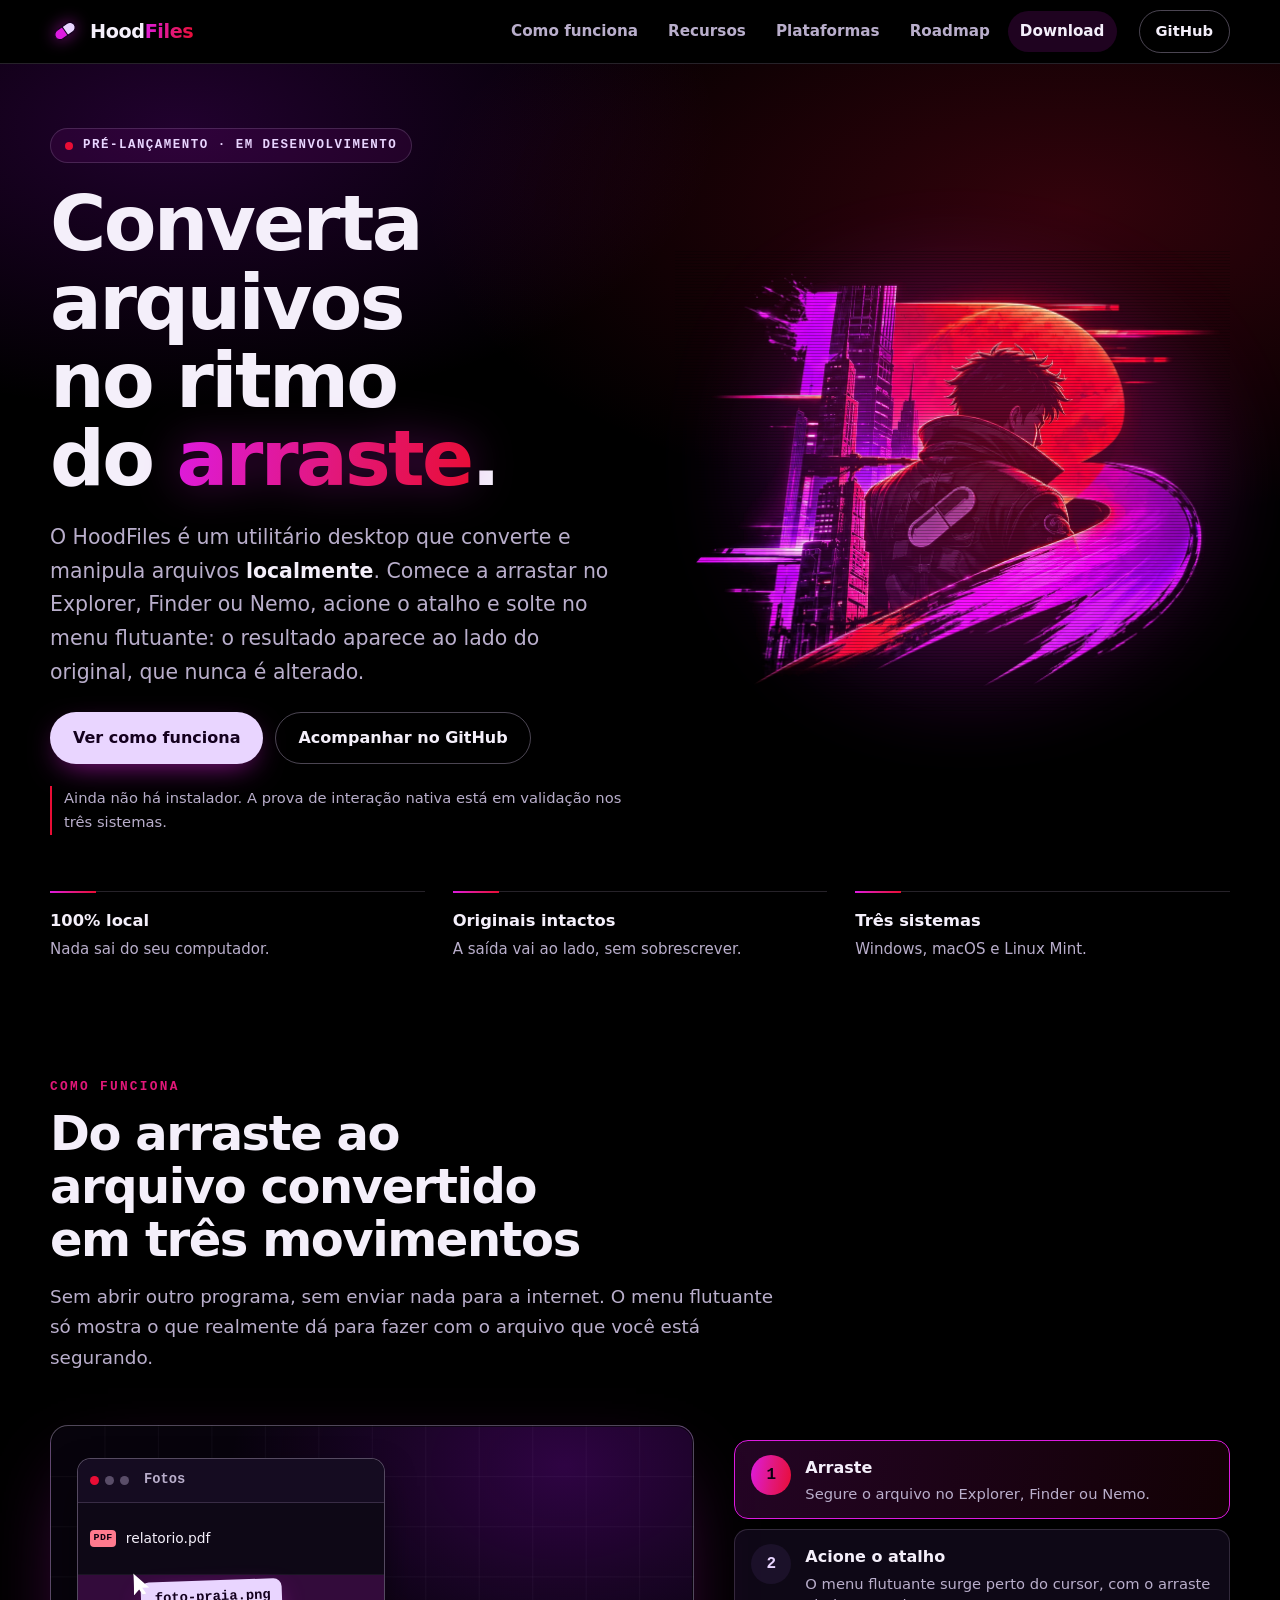
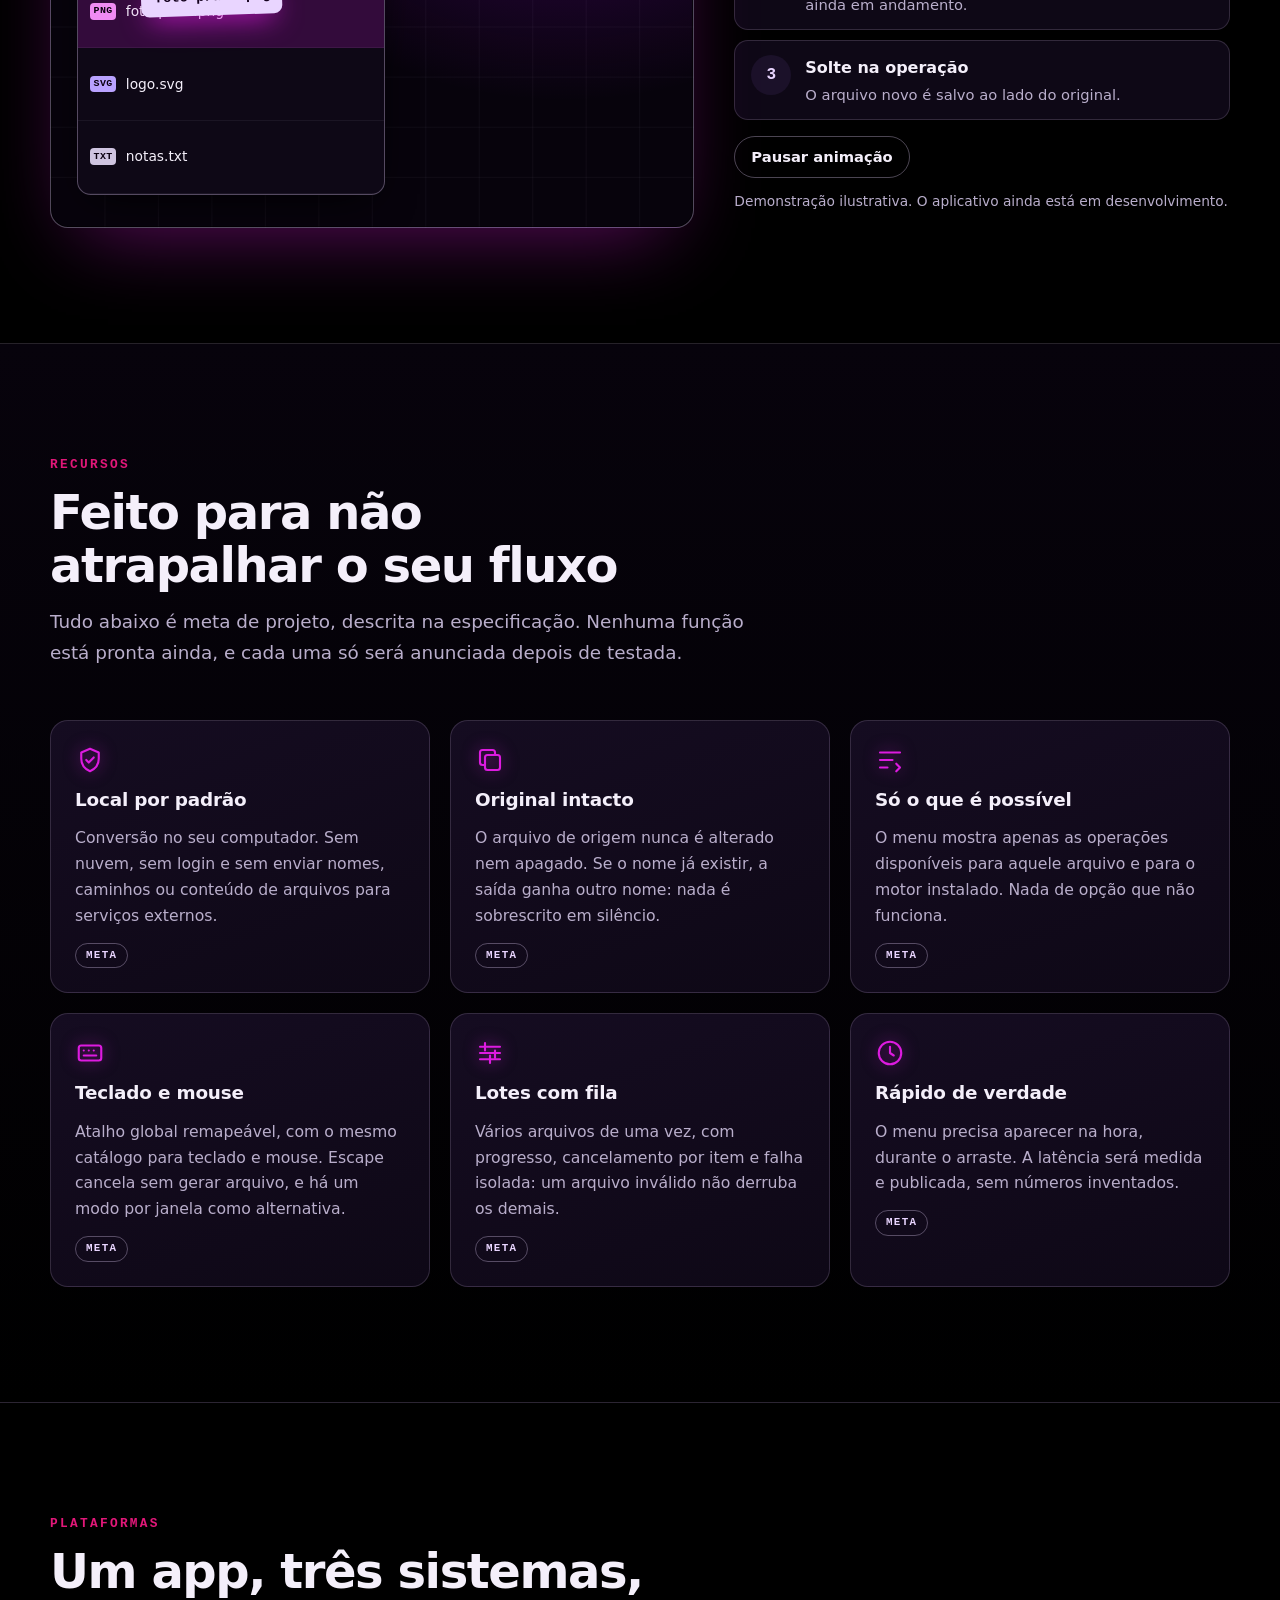
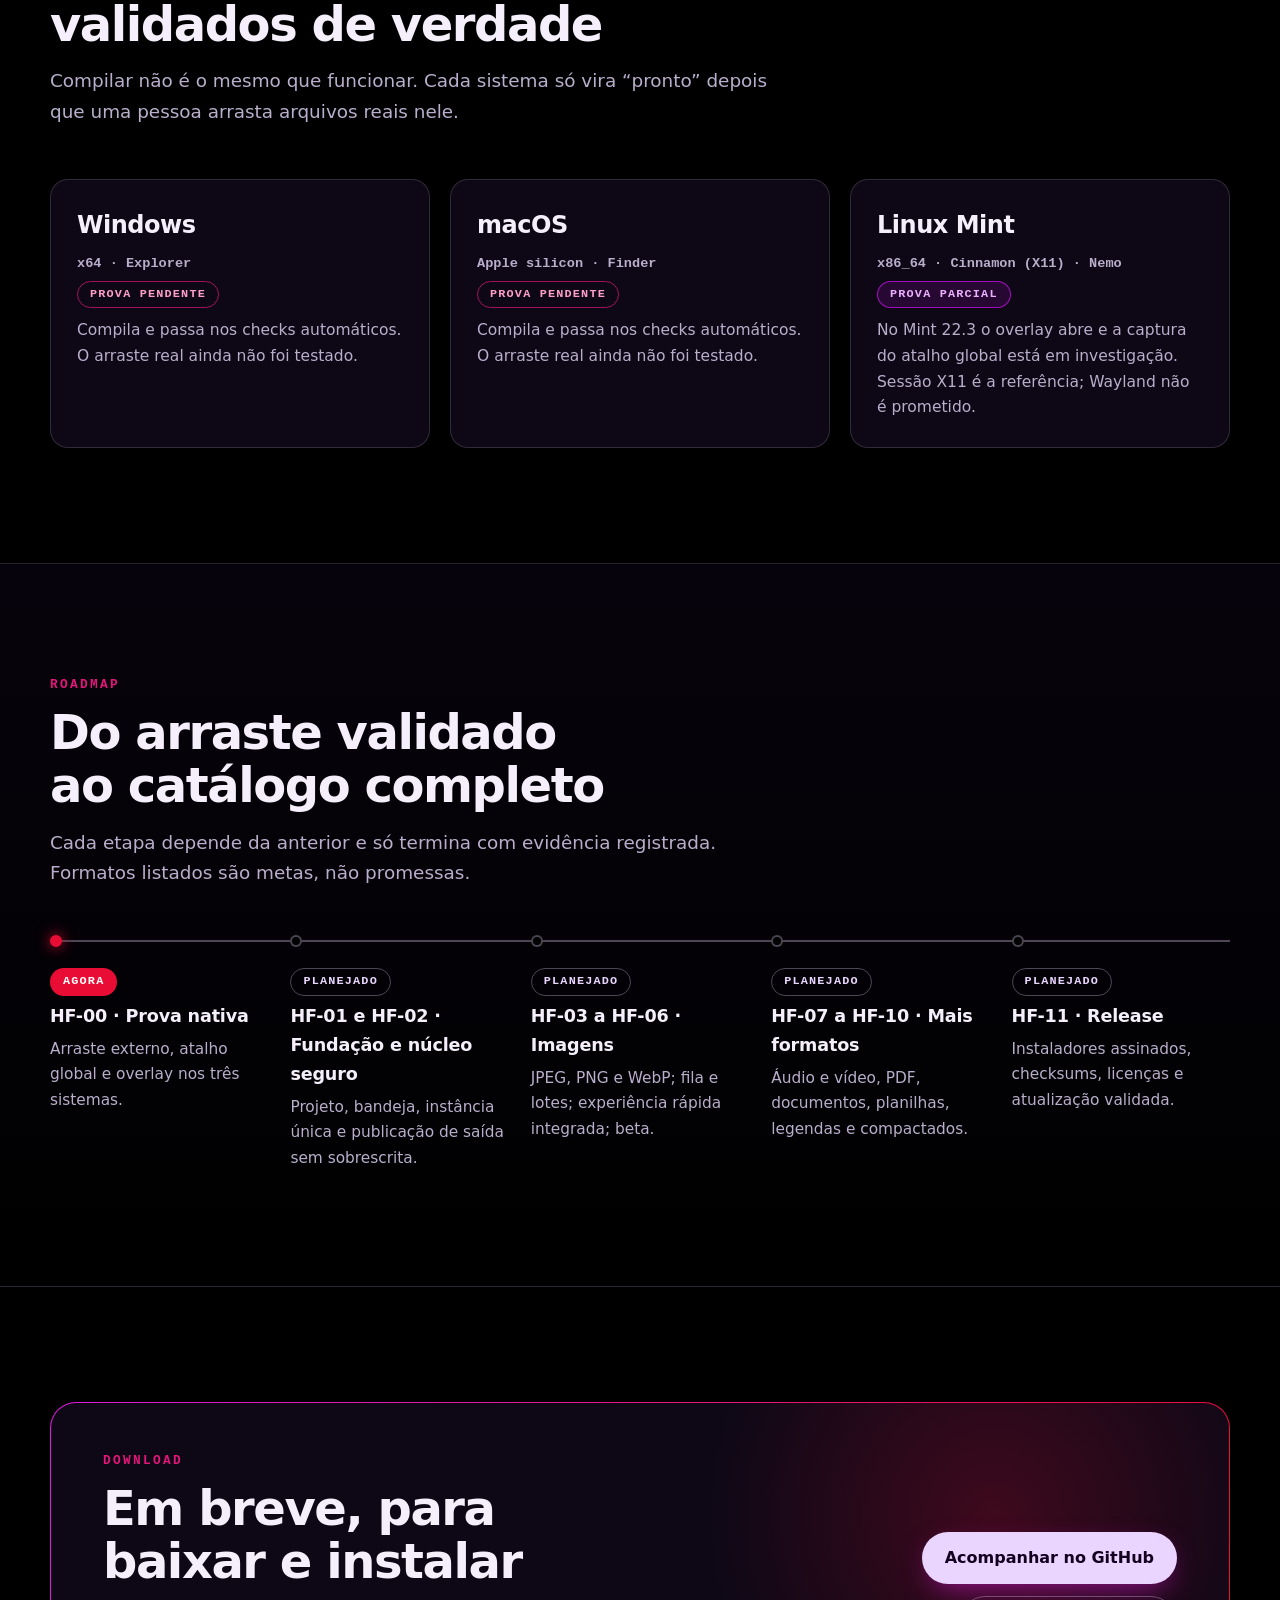
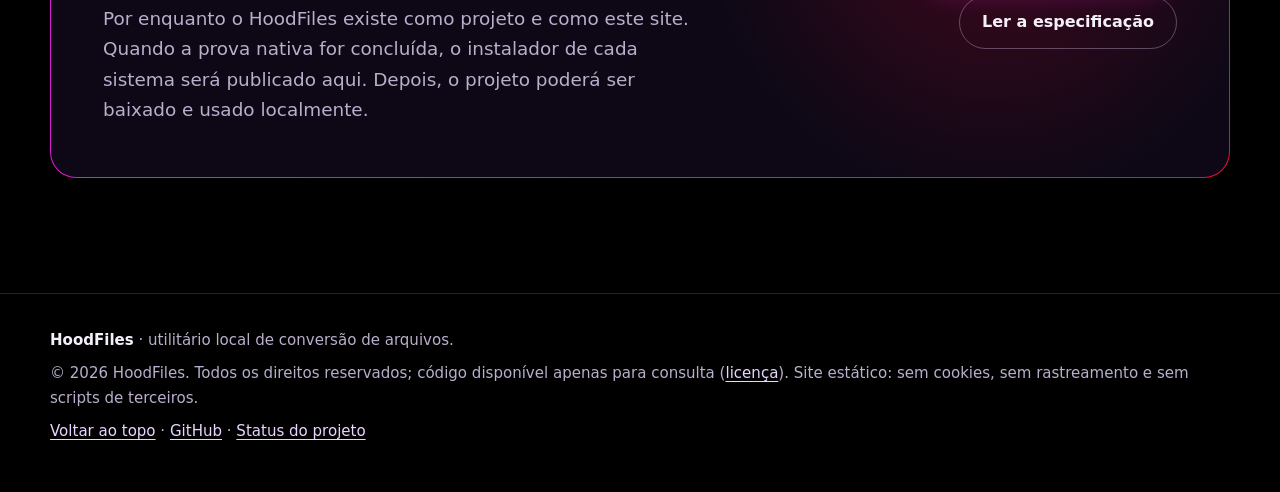
<file: site/index.html>
<!doctype html>
<html lang="pt-BR">
<head>
  <meta charset="utf-8">
  <meta name="viewport" content="width=device-width, initial-scale=1">
  <title>HoodFiles — converta arquivos no ritmo do arraste</title>
  <meta name="description" content="HoodFiles é um utilitário desktop que converte e manipula arquivos localmente. Arraste no Explorer, Finder ou Nemo, acione o atalho e solte no menu flutuante. Em desenvolvimento para Windows, macOS e Linux Mint.">
  <meta name="theme-color" content="#000000">
  <meta name="color-scheme" content="dark">

  <meta property="og:type" content="website">
  <meta property="og:locale" content="pt_BR">
  <meta property="og:site_name" content="HoodFiles">
  <meta property="og:title" content="HoodFiles — converta arquivos no ritmo do arraste">
  <meta property="og:description" content="Utilitário desktop local para Windows, macOS e Linux Mint. Arraste, acione o atalho e solte: o original nunca é alterado. Em pré-lançamento.">
  <meta property="og:image" content="https://michel-brotherhood.github.io/hoodfiles/assets/img/og.jpg">
  <meta property="og:image:width" content="1200">
  <meta property="og:image:height" content="630">
  <meta name="twitter:card" content="summary_large_image">

  <link rel="icon" href="assets/img/favicon.svg" type="image/svg+xml">
  <link rel="icon" href="assets/img/favicon-64.png" sizes="64x64" type="image/png">
  <link rel="apple-touch-icon" href="assets/img/apple-touch-icon.png">
  <link rel="manifest" href="site.webmanifest">
  <link rel="preload" as="image" href="assets/img/hero-640.webp" media="(max-width: 899px)" type="image/webp">
  <link rel="preload" as="image" href="assets/img/hero-1115.webp" media="(min-width: 900px)" type="image/webp">
  <script>document.documentElement.classList.add("js")</script>
  <link rel="stylesheet" href="assets/css/styles.css">
</head>
<body>
  <a class="skip-link" href="#conteudo">Pular para o conteúdo</a>

  <header class="site-header" id="topo">
    <div class="wrap site-header__inner">
      <a class="brand" href="#topo" aria-label="HoodFiles — início">
        <svg class="brand__icon" viewBox="0 0 64 64" width="30" height="30" aria-hidden="true" focusable="false">
          <g transform="rotate(-35 32 32)">
            <rect x="8" y="21" width="48" height="22" rx="11" fill="#e9d5ff"/>
            <path d="M19 21h13v22H19a11 11 0 0 1 0-22z" fill="#dd1be0"/>
            <rect x="8" y="21" width="48" height="22" rx="11" fill="none" stroke="#14001e" stroke-width="2.4"/>
            <line x1="32" y1="21" x2="32" y2="43" stroke="#14001e" stroke-width="2.4"/>
          </g>
        </svg>
        <span class="brand__name">Hood<span>Files</span></span>
      </a>

      <button class="nav-toggle" type="button" aria-expanded="false" aria-controls="menu" data-nav-toggle>
        <span class="sr-only">Abrir menu</span>
        <span class="nav-toggle__bars" aria-hidden="true"></span>
      </button>

      <nav class="nav" id="menu" aria-label="Principal" data-nav>
        <ul class="nav__list">
          <li><a href="#como-funciona">Como funciona</a></li>
          <li><a href="#recursos">Recursos</a></li>
          <li><a href="#plataformas">Plataformas</a></li>
          <li><a href="#roadmap">Roadmap</a></li>
          <li><a href="#download">Download</a></li>
        </ul>
        <a class="btn btn--small btn--ghost nav__cta" href="https://github.com/michel-brotherhood/hoodfiles" rel="noopener">GitHub</a>
      </nav>
    </div>
  </header>

  <main id="conteudo">
    <!-- HERO -->
    <section class="hero" aria-labelledby="hero-titulo">
      <div class="wrap hero__grid">
        <div class="hero__copy">
          <p class="eyebrow"><span class="pulse" aria-hidden="true"></span>Pré-lançamento · em desenvolvimento</p>
          <h1 id="hero-titulo">Converta arquivos no ritmo do <span class="grad">arraste</span>.</h1>
          <p class="lead">O HoodFiles é um utilitário desktop que converte e manipula arquivos <strong>localmente</strong>. Comece a arrastar no Explorer, Finder ou Nemo, acione o atalho e solte no menu flutuante: o resultado aparece ao lado do original, que nunca é alterado.</p>
          <div class="cta">
            <a class="btn btn--primary" href="#como-funciona">Ver como funciona</a>
            <a class="btn btn--ghost" href="https://github.com/michel-brotherhood/hoodfiles" rel="noopener">Acompanhar no GitHub</a>
          </div>
          <p class="hero__note">Ainda não há instalador. A prova de interação nativa está em validação nos três sistemas.</p>
        </div>

        <figure class="hero__art">
          <picture>
            <source media="(min-width: 900px)" srcset="assets/img/hero-1115.webp" type="image/webp">
            <img src="assets/img/hero-640.webp" width="640" height="531" fetchpriority="high" decoding="async"
                 alt="Ilustração neon: um personagem de jaqueta, visto de costas, com uma cápsula bordada nas costas, diante de uma cidade roxa e de uma lua vermelha enorme.">
          </picture>
        </figure>
      </div>

      <ul class="wrap trust" aria-label="Princípios">
        <li><strong>100% local</strong><span>Nada sai do seu computador.</span></li>
        <li><strong>Originais intactos</strong><span>A saída vai ao lado, sem sobrescrever.</span></li>
        <li><strong>Três sistemas</strong><span>Windows, macOS e Linux Mint.</span></li>
      </ul>
    </section>

    <!-- COMO FUNCIONA -->
    <section class="section" id="como-funciona" aria-labelledby="como-titulo">
      <div class="wrap">
        <header class="section__head">
          <p class="kicker">Como funciona</p>
          <h2 id="como-titulo">Do arraste ao arquivo convertido em três movimentos</h2>
          <p class="section__lead">Sem abrir outro programa, sem enviar nada para a internet. O menu flutuante só mostra o que realmente dá para fazer com o arquivo que você está segurando.</p>
        </header>

        <div class="demo" data-demo data-step="0">
          <div class="demo__stage" aria-hidden="true">
            <div class="fm">
              <div class="fm__bar"><i></i><i></i><i></i><span>Fotos</span></div>
              <ul class="fm__list">
                <li><span class="ico ico--pdf">PDF</span>relatorio.pdf</li>
                <li class="is-target"><span class="ico ico--img">PNG</span>foto-praia.png</li>
                <li><span class="ico ico--svg">SVG</span>logo.svg</li>
                <li class="is-new"><span class="ico ico--img">WEBP</span>foto-praia.webp</li>
                <li><span class="ico ico--txt">TXT</span>notas.txt</li>
              </ul>
            </div>

            <div class="keys">Ctrl + Alt + Shift + D</div>

            <div class="overlay">
              <div class="overlay__head">
                <svg viewBox="0 0 64 64" width="16" height="16" aria-hidden="true"><g transform="rotate(-35 32 32)"><rect x="8" y="21" width="48" height="22" rx="11" fill="#e9d5ff"/><path d="M19 21h13v22H19a11 11 0 0 1 0-22z" fill="#dd1be0"/></g></svg>
                HoodFiles
              </div>
              <ul>
                <li class="is-pick">PNG → WebP</li>
                <li>Redimensionar</li>
                <li>Comprimir</li>
              </ul>
            </div>

            <div class="ghost"><span class="ghost__cur"></span>foto-praia.png</div>
            <div class="toast"><b>✓</b> foto-praia.webp salvo ao lado do original</div>
          </div>

          <div class="demo__side">
            <ol class="demo__steps">
              <li><button type="button" data-go="0" aria-current="step"><b>1</b><span>Arraste<small>Segure o arquivo no Explorer, Finder ou Nemo.</small></span></button></li>
              <li><button type="button" data-go="1"><b>2</b><span>Acione o atalho<small>O menu flutuante surge perto do cursor, com o arraste ainda em andamento.</small></span></button></li>
              <li><button type="button" data-go="2"><b>3</b><span>Solte na operação<small>O arquivo novo é salvo ao lado do original.</small></span></button></li>
            </ol>
            <div class="demo__controls">
              <button class="btn btn--small btn--ghost" type="button" data-toggle>Pausar animação</button>
              <p class="demo__caption">Demonstração ilustrativa. O aplicativo ainda está em desenvolvimento.</p>
            </div>
          </div>
          <p class="sr-only" aria-live="polite" data-live></p>
        </div>
      </div>
    </section>

    <!-- RECURSOS -->
    <section class="section section--alt" id="recursos" aria-labelledby="rec-titulo">
      <div class="wrap">
        <header class="section__head">
          <p class="kicker">Recursos</p>
          <h2 id="rec-titulo">Feito para não atrapalhar o seu fluxo</h2>
          <p class="section__lead">Tudo abaixo é meta de projeto, descrita na especificação. Nenhuma função está pronta ainda, e cada uma só será anunciada depois de testada.</p>
        </header>

        <ul class="cards">
          <li class="card">
            <svg viewBox="0 0 24 24" aria-hidden="true"><path d="M12 3l7 3v5c0 4.5-3 8.2-7 10-4-1.8-7-5.5-7-10V6l7-3z"/><path d="M9 12l2 2 4-4"/></svg>
            <h3>Local por padrão</h3>
            <p>Conversão no seu computador. Sem nuvem, sem login e sem enviar nomes, caminhos ou conteúdo de arquivos para serviços externos.</p>
            <span class="tag">Meta</span>
          </li>
          <li class="card">
            <svg viewBox="0 0 24 24" aria-hidden="true"><rect x="8" y="8" width="12" height="12" rx="2"/><path d="M16 8V6a2 2 0 0 0-2-2H6a2 2 0 0 0-2 2v8a2 2 0 0 0 2 2h2"/></svg>
            <h3>Original intacto</h3>
            <p>O arquivo de origem nunca é alterado nem apagado. Se o nome já existir, a saída ganha outro nome: nada é sobrescrito em silêncio.</p>
            <span class="tag">Meta</span>
          </li>
          <li class="card">
            <svg viewBox="0 0 24 24" aria-hidden="true"><path d="M4 6h16M4 12h10M4 18h6"/><path d="M17 15l3 3-3 3"/></svg>
            <h3>Só o que é possível</h3>
            <p>O menu mostra apenas as operações disponíveis para aquele arquivo e para o motor instalado. Nada de opção que não funciona.</p>
            <span class="tag">Meta</span>
          </li>
          <li class="card">
            <svg viewBox="0 0 24 24" aria-hidden="true"><rect x="3" y="6" width="18" height="12" rx="2"/><path d="M7 10h.01M11 10h.01M15 10h.01M7 14h10"/></svg>
            <h3>Teclado e mouse</h3>
            <p>Atalho global remapeável, com o mesmo catálogo para teclado e mouse. Escape cancela sem gerar arquivo, e há um modo por janela como alternativa.</p>
            <span class="tag">Meta</span>
          </li>
          <li class="card">
            <svg viewBox="0 0 24 24" aria-hidden="true"><path d="M4 7h16M4 12h16M4 17h16"/><path d="M8 4v6M16 10v6M12 14v6"/></svg>
            <h3>Lotes com fila</h3>
            <p>Vários arquivos de uma vez, com progresso, cancelamento por item e falha isolada: um arquivo inválido não derruba os demais.</p>
            <span class="tag">Meta</span>
          </li>
          <li class="card">
            <svg viewBox="0 0 24 24" aria-hidden="true"><circle cx="12" cy="12" r="9"/><path d="M12 7v5l3 2"/></svg>
            <h3>Rápido de verdade</h3>
            <p>O menu precisa aparecer na hora, durante o arraste. A latência será medida e publicada, sem números inventados.</p>
            <span class="tag">Meta</span>
          </li>
        </ul>
      </div>
    </section>

    <!-- PLATAFORMAS -->
    <section class="section" id="plataformas" aria-labelledby="plat-titulo">
      <div class="wrap">
        <header class="section__head">
          <p class="kicker">Plataformas</p>
          <h2 id="plat-titulo">Um app, três sistemas, validados de verdade</h2>
          <p class="section__lead">Compilar não é o mesmo que funcionar. Cada sistema só vira “pronto” depois que uma pessoa arrasta arquivos reais nele.</p>
        </header>

        <ul class="platforms">
          <li class="plat">
            <h3>Windows</h3>
            <p class="plat__scope">x64 · Explorer</p>
            <span class="status status--wait">Prova pendente</span>
            <p>Compila e passa nos checks automáticos. O arraste real ainda não foi testado.</p>
          </li>
          <li class="plat">
            <h3>macOS</h3>
            <p class="plat__scope">Apple silicon · Finder</p>
            <span class="status status--wait">Prova pendente</span>
            <p>Compila e passa nos checks automáticos. O arraste real ainda não foi testado.</p>
          </li>
          <li class="plat">
            <h3>Linux Mint</h3>
            <p class="plat__scope">x86_64 · Cinnamon (X11) · Nemo</p>
            <span class="status status--part">Prova parcial</span>
            <p>No Mint 22.3 o overlay abre e a captura do atalho global está em investigação. Sessão X11 é a referência; Wayland não é prometido.</p>
          </li>
        </ul>
      </div>
    </section>

    <!-- ROADMAP -->
    <section class="section section--alt" id="roadmap" aria-labelledby="road-titulo">
      <div class="wrap">
        <header class="section__head">
          <p class="kicker">Roadmap</p>
          <h2 id="road-titulo">Do arraste validado ao catálogo completo</h2>
          <p class="section__lead">Cada etapa depende da anterior e só termina com evidência registrada. Formatos listados são metas, não promessas.</p>
        </header>

        <ol class="timeline">
          <li class="is-now">
            <span class="status status--now">Agora</span>
            <h3>HF-00 · Prova nativa</h3>
            <p>Arraste externo, atalho global e overlay nos três sistemas.</p>
          </li>
          <li>
            <span class="status">Planejado</span>
            <h3>HF-01 e HF-02 · Fundação e núcleo seguro</h3>
            <p>Projeto, bandeja, instância única e publicação de saída sem sobrescrita.</p>
          </li>
          <li>
            <span class="status">Planejado</span>
            <h3>HF-03 a HF-06 · Imagens</h3>
            <p>JPEG, PNG e WebP; fila e lotes; experiência rápida integrada; beta.</p>
          </li>
          <li>
            <span class="status">Planejado</span>
            <h3>HF-07 a HF-10 · Mais formatos</h3>
            <p>Áudio e vídeo, PDF, documentos, planilhas, legendas e compactados.</p>
          </li>
          <li>
            <span class="status">Planejado</span>
            <h3>HF-11 · Release</h3>
            <p>Instaladores assinados, checksums, licenças e atualização validada.</p>
          </li>
        </ol>
      </div>
    </section>

    <!-- DOWNLOAD -->
    <section class="section" id="download" aria-labelledby="dl-titulo">
      <div class="wrap">
        <div class="download">
          <div>
            <p class="kicker">Download</p>
            <h2 id="dl-titulo">Em breve, para baixar e instalar</h2>
            <p class="section__lead">Por enquanto o HoodFiles existe como projeto e como este site. Quando a prova nativa for concluída, o instalador de cada sistema será publicado aqui. Depois, o projeto poderá ser baixado e usado localmente.</p>
          </div>
          <div class="download__actions">
            <a class="btn btn--primary" href="https://github.com/michel-brotherhood/hoodfiles" rel="noopener">Acompanhar no GitHub</a>
            <a class="btn btn--ghost" href="https://github.com/michel-brotherhood/hoodfiles/blob/main/docs/spec.md" rel="noopener">Ler a especificação</a>
          </div>
        </div>
      </div>
    </section>
  </main>

  <footer class="site-footer">
    <div class="wrap site-footer__inner">
      <p class="site-footer__brand"><strong>HoodFiles</strong> · utilitário local de conversão de arquivos.</p>
      <p class="site-footer__small">© 2026 HoodFiles. Todos os direitos reservados; código disponível apenas para consulta (<a href="https://github.com/michel-brotherhood/hoodfiles/blob/main/LICENSE" rel="noopener">licença</a>). Site estático: sem cookies, sem rastreamento e sem scripts de terceiros.</p>
      <p class="site-footer__links"><a href="#topo">Voltar ao topo</a> · <a href="https://github.com/michel-brotherhood/hoodfiles" rel="noopener">GitHub</a> · <a href="https://github.com/michel-brotherhood/hoodfiles/blob/main/docs/status.md" rel="noopener">Status do projeto</a></p>
    </div>
  </footer>

  <script src="assets/js/app.js" defer></script>
</body>
</html>
</file>
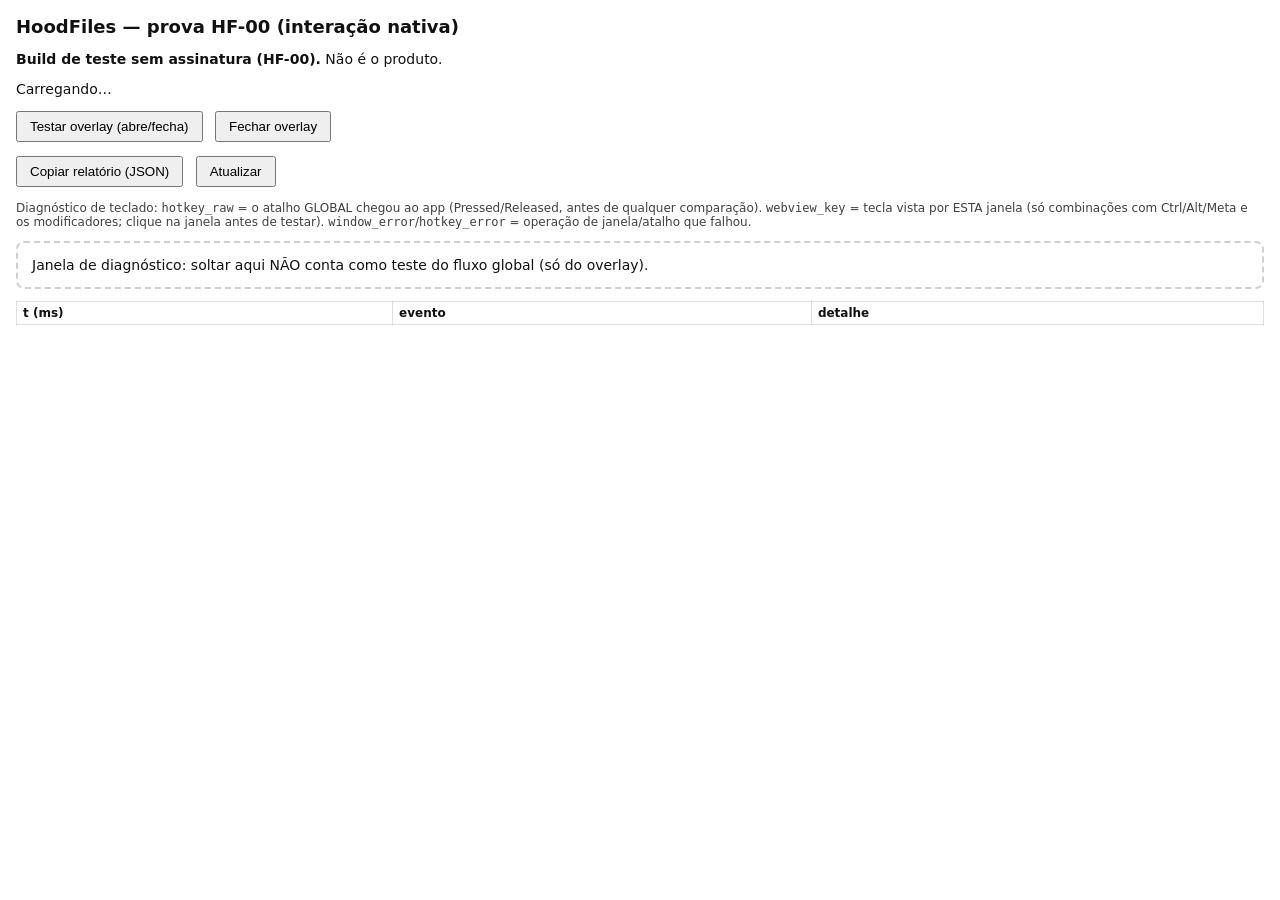
<file: poc/native-interaction/app/ui/index.html>
<!doctype html>
<html lang="pt-BR">
<head>
<meta charset="utf-8">
<title>HoodFiles PoC HF-00</title>
<style>
  body { font: 14px system-ui, sans-serif; margin: 16px; color: #111; background: #fff; }
  @media (prefers-color-scheme: dark) { body { color: #eee; background: #1b1b1b; } th { background: #2a2a2a; } }
  h1 { font-size: 18px; margin: 0 0 8px; }
  button { padding: 6px 12px; margin-right: 8px; }
  table { border-collapse: collapse; width: 100%; margin-top: 12px; }
  td, th { border: 1px solid #8884; padding: 4px 6px; text-align: left; vertical-align: top; font-size: 12px; }
  td.d { font-family: ui-monospace, monospace; white-space: pre-wrap; word-break: break-all; }
  #drop { margin-top: 12px; padding: 14px; border: 2px dashed #8886; border-radius: 8px; }
</style>
</head>
<body>
<h1>HoodFiles — prova HF-00 (interação nativa)</h1>
<p><strong>Build de teste sem assinatura (HF-00).</strong> Não é o produto.</p>
<p id="info">Carregando…</p>
<p>
  <button id="test" title="Abre o overlay pelo mesmo fluxo do atalho, sem usar o teclado">Testar overlay (abre/fecha)</button>
  <button id="testclose" title="Fecha o overlay sem depender do teclado">Fechar overlay</button>
</p>
<p>
  <button id="copy">Copiar relatório (JSON)</button>
  <button id="refresh">Atualizar</button>
  <span id="status"></span>
</p>
<p style="font-size:12px;opacity:.8">Diagnóstico de teclado: <code>hotkey_raw</code> = o atalho GLOBAL chegou ao app (Pressed/Released, antes de qualquer comparação). <code>webview_key</code> = tecla vista por ESTA janela (só combinações com Ctrl/Alt/Meta e os modificadores; clique na janela antes de testar). <code>window_error</code>/<code>hotkey_error</code> = operação de janela/atalho que falhou.</p>
<div id="drop">Janela de diagnóstico: soltar aqui NÃO conta como teste do fluxo global (só do overlay).</div>
<table><thead><tr><th>t (ms)</th><th>evento</th><th>detalhe</th></tr></thead><tbody id="log"></tbody></table>
<script src="main.js"></script>
</body>
</html>
</file>
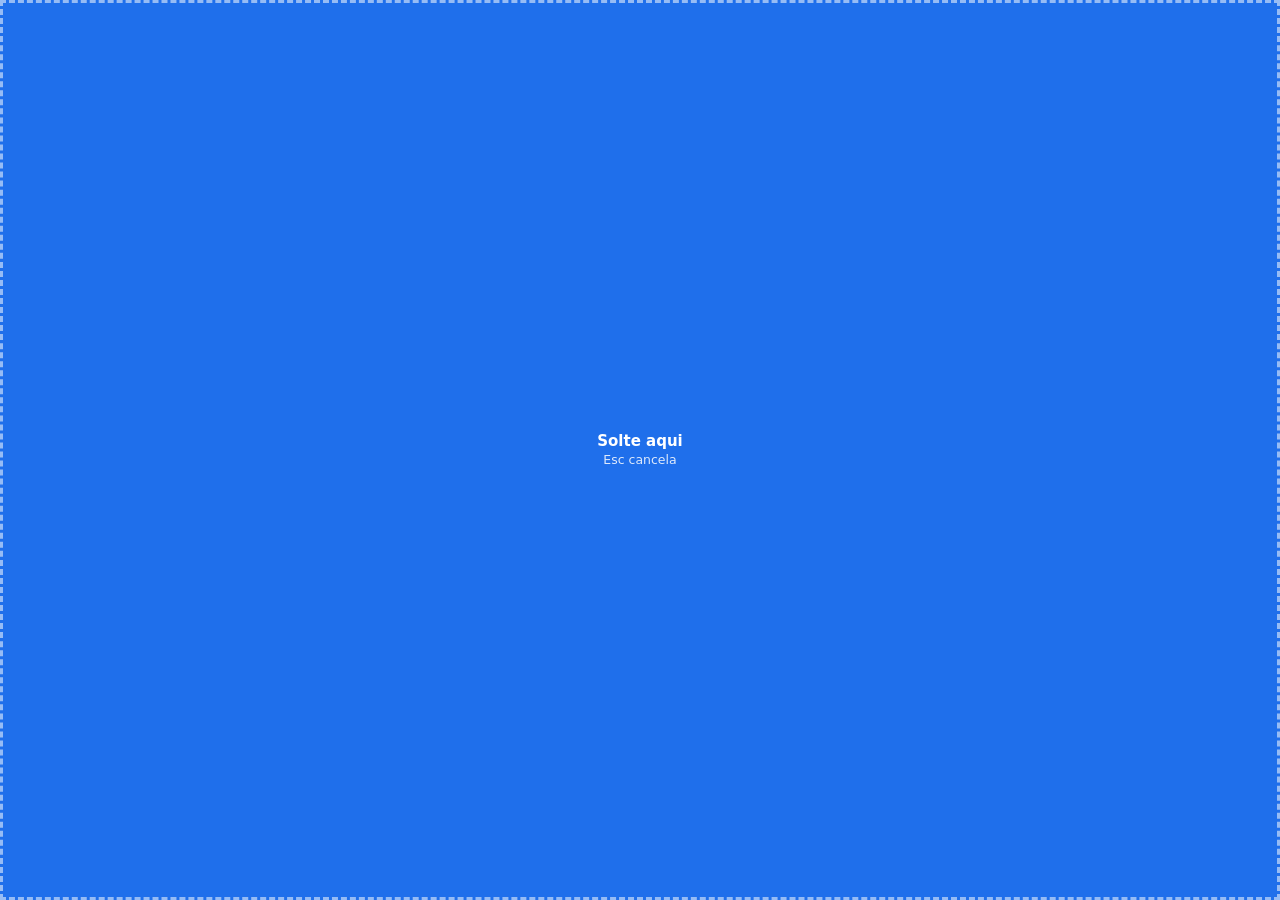
<file: poc/native-interaction/app/ui/overlay.html>
<!doctype html>
<html lang="pt-BR">
<head>
<meta charset="utf-8">
<title>overlay</title>
<style>
  html, body { margin: 0; height: 100%; font: 15px system-ui, sans-serif; user-select: none; }
  body { display: grid; place-items: center; background: #1f6feb; color: #fff; text-align: center; border: 3px dashed #fff8; box-sizing: border-box; }
  small { opacity: .85; }
</style>
</head>
<body><div><strong>Solte aqui</strong><br><small>Esc cancela</small></div>
<script src="overlay.js"></script></body>
</html>
</file>
<file: site/assets/css/styles.css>
/* HoodFiles — site de pré-lançamento. Paleta extraída da arte de identidade:
   violeta #9506d0/#c00fe3, magenta #dd1be0/#e21779, vermelho #e90d35, sobre preto #000. */

:root {
  color-scheme: dark;
  --bg: #000;
  --bg-alt: #07030c;
  --surface: #0e0816;
  --surface-2: #150c21;
  --line: rgba(233, 213, 255, .16);
  --line-strong: rgba(233, 213, 255, .32);
  --text: #f4effa;
  --muted: #b9aecb;
  --violet: #9506d0;
  --purple: #c00fe3;
  --magenta: #dd1be0;
  --pink: #e21779;
  --red: #e90d35;
  --lilac: #e9d5ff;
  --grad: linear-gradient(100deg, #dd1be0 0%, #e21779 55%, #e90d35 100%);
  --radius: 18px;
  --max: 1180px;
  --gutter: clamp(18px, 5vw, 40px);
  --font: system-ui, -apple-system, "Segoe UI", Roboto, "Helvetica Neue", Arial, "Noto Sans", sans-serif;
  --mono: ui-monospace, "SF Mono", "Cascadia Code", Menlo, Consolas, "Liberation Mono", monospace;
  --header-h: 64px;
}

*, *::before, *::after { box-sizing: border-box; }
html { scroll-behavior: smooth; scroll-padding-top: 12px; -webkit-text-size-adjust: 100%; }
body {
  margin: 0; background: var(--bg); color: var(--text);
  font: 400 1rem/1.65 var(--font); text-rendering: optimizeLegibility;
  -webkit-font-smoothing: antialiased; overflow-x: hidden;
}
img, svg { max-width: 100%; display: block; }
a { color: inherit; }
ul, ol { margin: 0; padding: 0; list-style: none; }
h1, h2, h3, p { margin: 0; }
button { font: inherit; color: inherit; }

.wrap { width: min(100% - 2 * var(--gutter), var(--max)); margin-inline: auto; }
.sr-only { position: absolute; width: 1px; height: 1px; margin: -1px; padding: 0; overflow: hidden; clip: rect(0 0 0 0); white-space: nowrap; border: 0; }

:focus-visible { outline: 3px solid var(--lilac); outline-offset: 3px; border-radius: 6px; }
.skip-link {
  position: absolute; left: 12px; top: -64px; z-index: 100; padding: 10px 16px; border-radius: 10px;
  background: var(--lilac); color: #14001e; font-weight: 700; text-decoration: none; transition: top .2s;
}
.skip-link:focus { top: 12px; }

/* ---------- Cabeçalho ---------- */
.site-header {
  position: relative; z-index: 50; height: var(--header-h); /* rola com a página (não fixo) */
  background: #000; border-bottom: 1px solid var(--line);
}
.site-header__inner { height: 100%; display: flex; align-items: center; justify-content: space-between; gap: 16px; }

.brand { display: inline-flex; align-items: center; gap: 10px; text-decoration: none; }
.brand__icon { filter: drop-shadow(0 0 8px rgba(221, 27, 224, .55)); }
.brand__name { font-weight: 800; font-size: 1.2rem; letter-spacing: -.02em; }
.brand__name span { background: var(--grad); -webkit-background-clip: text; background-clip: text; color: transparent; }

.nav-toggle {
  display: none; width: 44px; height: 44px; border: 1px solid var(--line); border-radius: 12px;
  background: var(--surface); cursor: pointer; align-items: center; justify-content: center;
}
.nav-toggle__bars, .nav-toggle__bars::before, .nav-toggle__bars::after {
  display: block; width: 18px; height: 2px; background: var(--text); border-radius: 2px; transition: transform .25s, opacity .2s;
}
.nav-toggle__bars { position: relative; }
.nav-toggle__bars::before, .nav-toggle__bars::after { content: ""; position: absolute; left: 0; }
.nav-toggle__bars::before { top: -6px; }
.nav-toggle__bars::after { top: 6px; }
.nav-toggle[aria-expanded="true"] .nav-toggle__bars { background: transparent; }
.nav-toggle[aria-expanded="true"] .nav-toggle__bars::before { transform: translateY(6px) rotate(45deg); }
.nav-toggle[aria-expanded="true"] .nav-toggle__bars::after { transform: translateY(-6px) rotate(-45deg); }

.nav { display: flex; align-items: center; gap: 22px; }
.nav__list { display: flex; gap: 6px; }
.nav__list a {
  display: block; padding: 8px 12px; border-radius: 999px; text-decoration: none; color: var(--muted);
  font-size: .95rem; font-weight: 600; transition: color .2s, background .2s;
}
.nav__list a:hover, .nav__list a.is-active { color: var(--text); background: rgba(221, 27, 224, .14); }

@media (max-width: 860px) {
  .nav-toggle { display: inline-flex; }
  .js .nav {
    position: absolute; left: 0; right: 0; top: var(--header-h); flex-direction: column; align-items: stretch; gap: 14px;
    padding: 14px var(--gutter) 22px; background: rgba(0, 0, 0, .97); border-bottom: 1px solid var(--line);
    visibility: hidden; opacity: 0; transform: translateY(-8px); transition: opacity .2s, transform .2s, visibility .2s;
  }
  .js .nav.is-open { visibility: visible; opacity: 1; transform: none; }
  .nav__list { flex-direction: column; gap: 2px; }
  .nav__list a { padding: 14px 12px; font-size: 1.05rem; }
  .nav__cta { align-self: flex-start; }
  html:not(.js) .nav { flex-wrap: wrap; }
  html:not(.js) .site-header { position: static; height: auto; padding-block: 10px; }
  html:not(.js) .site-header__inner { flex-wrap: wrap; height: auto; }
}

/* ---------- Botões e chips ---------- */
.btn {
  display: inline-flex; align-items: center; justify-content: center; gap: 8px; min-height: 48px; padding: 12px 22px;
  border-radius: 999px; border: 1.5px solid transparent; font-weight: 700; font-size: 1rem; text-decoration: none; cursor: pointer;
  transition: transform .15s, box-shadow .25s, background .2s, color .2s, border-color .2s;
}
.btn--small { min-height: 40px; padding: 8px 16px; font-size: .92rem; }
.btn--primary { background: var(--lilac); color: #14001e; box-shadow: 0 0 0 0 rgba(221, 27, 224, .5), 0 10px 30px -10px rgba(221, 27, 224, .7); }
.btn--primary:hover { background: var(--magenta); color: #0b0010; box-shadow: 0 0 0 4px rgba(221, 27, 224, .25), 0 14px 36px -10px rgba(221, 27, 224, .9); transform: translateY(-2px); }
.btn--ghost { background: transparent; color: var(--text); border-color: var(--line-strong); }
.btn--ghost:hover { border-color: var(--magenta); background: rgba(221, 27, 224, .12); transform: translateY(-2px); }
.btn:active { transform: translateY(0); }

.eyebrow {
  display: inline-flex; align-items: center; gap: 10px; padding: 8px 14px; border: 1px solid var(--line); border-radius: 18px;
  background: rgba(221, 27, 224, .08); font: 600 .78rem/1.4 var(--mono); letter-spacing: .12em; text-transform: uppercase; color: var(--lilac);
}
.pulse { width: 8px; height: 8px; border-radius: 50%; background: var(--red); box-shadow: 0 0 0 0 rgba(233, 13, 53, .7); animation: pulse 2s infinite; }
@keyframes pulse { 70% { box-shadow: 0 0 0 9px rgba(233, 13, 53, 0); } 100% { box-shadow: 0 0 0 0 rgba(233, 13, 53, 0); } }

.kicker { font: 700 .8rem/1 var(--mono); letter-spacing: .18em; text-transform: uppercase; color: var(--pink); margin-bottom: 14px; }
.grad { background: var(--grad); -webkit-background-clip: text; background-clip: text; color: transparent; text-shadow: none; filter: drop-shadow(0 0 22px rgba(221, 27, 224, .35)); }

/* ---------- Hero ---------- */
.hero { position: relative; padding-top: clamp(28px, 6vw, 64px); overflow: clip; }
.hero::before {
  content: ""; position: absolute; inset: -20% -10% auto -10%; height: 90%; pointer-events: none;
  background: radial-gradient(60% 55% at 78% 40%, rgba(233, 13, 53, .22), transparent 70%), radial-gradient(50% 50% at 20% 30%, rgba(149, 6, 208, .22), transparent 70%);
}
.hero__grid { position: relative; display: grid; gap: clamp(20px, 5vw, 48px); align-items: center; }
.hero__copy { display: grid; gap: 22px; justify-items: start; animation: rise .8s backwards; }
.hero h1 { font-size: clamp(2.35rem, 7.2vw + .2rem, 4.8rem); line-height: 1.02; letter-spacing: -.035em; font-weight: 850; text-wrap: balance; }
.lead { font-size: clamp(1.05rem, 1.4vw + .75rem, 1.28rem); color: var(--muted); max-width: 58ch; }
.lead strong { color: var(--text); }
.cta { display: flex; flex-wrap: wrap; gap: 12px; }
.hero__note { font-size: .92rem; color: var(--muted); border-left: 2px solid var(--red); padding-left: 12px; }

.hero__art { position: relative; margin: 0; display: grid; place-items: center; }
.hero__art::before {
  content: ""; position: absolute; inset: 6% 4%; border-radius: 50%; filter: blur(46px); opacity: .6;
  background: radial-gradient(circle at 60% 45%, rgba(233, 13, 53, .7), rgba(192, 15, 227, .45) 55%, transparent 72%);
}
/* A arte tem fundo transparente (design/make-site-assets.py), então se funde ao brilho sem mistura especial. */
.hero__art img { position: relative; width: min(100%, 560px); height: auto; animation: rise .9s .1s backwards, float 9s 1s ease-in-out infinite; }
.hero__art::after {
  content: ""; position: absolute; inset: 0; pointer-events: none; opacity: .28; mix-blend-mode: multiply;
  background: repeating-linear-gradient(0deg, rgba(0, 0, 0, .9) 0 1px, transparent 1px 3px);
}
@keyframes float { 50% { transform: translateY(-8px); } }
@keyframes rise { from { opacity: 0; transform: translateY(14px); } to { opacity: 1; transform: none; } }

@media (min-width: 900px) {
  .hero__grid { grid-template-columns: 1.02fr .98fr; }
  .hero__art img { width: min(100%, 600px); }
}

.trust { display: grid; gap: 14px; margin-top: clamp(26px, 5vw, 56px); padding-bottom: 4px; }
.trust li { padding: 16px 0 0; border-top: 1px solid var(--line); display: grid; gap: 2px; position: relative; }
.trust li::before { content: ""; position: absolute; left: 0; top: -1px; width: 46px; height: 2px; background: var(--grad); }
.trust strong { font-size: 1.02rem; }
.trust span { color: var(--muted); font-size: .94rem; }
@media (min-width: 720px) { .trust { grid-template-columns: repeat(3, 1fr); gap: 28px; } }

/* ---------- Seções ---------- */
.section { padding-block: clamp(64px, 9vw, 120px); }
.section--alt { background: linear-gradient(180deg, var(--bg-alt), #000); border-block: 1px solid var(--line); }
.section__head { max-width: 760px; margin-bottom: clamp(28px, 5vw, 52px); }
.section h2 { font-size: clamp(1.75rem, 4.4vw + .4rem, 3rem); line-height: 1.1; letter-spacing: -.03em; font-weight: 800; text-wrap: balance; }
.section__lead { margin-top: 16px; color: var(--muted); font-size: clamp(1rem, .6vw + .9rem, 1.15rem); max-width: 62ch; }

/* ---------- Demonstração ---------- */
.demo { display: grid; gap: 22px; }
@media (min-width: 960px) { .demo { grid-template-columns: 1.3fr 1fr; align-items: center; gap: 40px; } }

.demo__stage {
  position: relative; container-type: inline-size; aspect-ratio: 4 / 3; overflow: hidden; border-radius: var(--radius);
  border: 1px solid var(--line-strong); background:
    linear-gradient(rgba(233, 213, 255, .04) 1px, transparent 1px) 0 0 / 100% 12.5%,
    linear-gradient(90deg, rgba(233, 213, 255, .04) 1px, transparent 1px) 0 0 / 8.33% 100%,
    radial-gradient(80% 90% at 80% 10%, rgba(149, 6, 208, .28), transparent 65%), #07030c;
  box-shadow: 0 30px 80px -30px rgba(221, 27, 224, .45), inset 0 0 0 1px rgba(0, 0, 0, .6);
}
@media (min-width: 560px) { .demo__stage { aspect-ratio: 16 / 10; } }

.demo__stage > * { font-size: clamp(8.5px, 2.15cqi, 15px); }
.fm {
  position: absolute; left: 4%; top: 8%; width: 48%; height: 84%; display: flex; flex-direction: column; overflow: hidden;
  background: var(--surface); border: 1px solid var(--line-strong); border-radius: 1em; box-shadow: 0 1em 3em -1em #000;
}
.fm__bar { flex: 0 0 13%; display: flex; align-items: center; gap: .45em; padding: 0 .9em; border-bottom: 1px solid var(--line); background: var(--surface-2); font-family: var(--mono); font-weight: 600; color: var(--muted); }
.fm__bar i { width: .65em; height: .65em; border-radius: 50%; background: var(--line-strong); }
.fm__bar i:first-child { background: var(--red); }
.fm__bar span { margin-left: .6em; }
.fm__list { flex: 1; display: flex; flex-direction: column; }
.fm__list li { flex: 1 1 0; min-height: 0; display: flex; align-items: center; gap: .7em; padding: 0 .9em; font-size: 1em; color: var(--text); border-bottom: 1px solid rgba(233, 213, 255, .06); transition: background .35s, opacity .45s, transform .45s, flex-grow .55s cubic-bezier(.2, .8, .2, 1); }
.fm__list li.is-new { flex-grow: 0; overflow: hidden; border-bottom-width: 0; opacity: 0; transform: translateX(-.6em); }
.ico { flex: none; min-width: 2.6em; padding: .15em .35em; border-radius: .4em; text-align: center; font: 800 .72em/1.4 var(--mono); letter-spacing: .04em; color: #0b0010; background: var(--lilac); }
.ico--pdf { background: #ff7a8e; } .ico--img { background: #f08bf3; } .ico--svg { background: #b9a2ff; } .ico--txt { background: #cfc4e0; }

.keys, .overlay, .ghost, .toast { position: absolute; transition: opacity .45s, transform .55s cubic-bezier(.2, .8, .2, 1), left .7s cubic-bezier(.2, .8, .2, 1), top .7s cubic-bezier(.2, .8, .2, 1); }

.keys {
  right: 4%; bottom: 6%; padding: .55em .9em; border-radius: .7em; border: 1px solid var(--line-strong); background: var(--surface-2);
  font-family: var(--mono); font-weight: 700; color: var(--lilac); opacity: 0; transform: translateY(.6em); box-shadow: 0 0 1.4em rgba(221, 27, 224, .35);
}
.overlay {
  left: 56%; top: 14%; width: 40%; height: 46%; display: flex; flex-direction: column; overflow: hidden; opacity: 0; transform: scale(.94) translateY(.5em);
  background: rgba(14, 8, 22, .96); border: 1.5px solid var(--magenta); border-radius: 1em; box-shadow: 0 0 2.2em rgba(221, 27, 224, .55), 0 1em 3em -1em #000;
}
.overlay__head { flex: 0 0 22%; display: flex; align-items: center; gap: .55em; padding: 0 .9em; font-weight: 800; border-bottom: 1px solid var(--line); }
.overlay ul { flex: 1; display: flex; flex-direction: column; padding: .3em; }
.overlay li { flex: 1; display: flex; align-items: center; padding: 0 .7em; border-radius: .55em; font-weight: 600; color: var(--muted); transition: background .3s, color .3s; }
.overlay li.is-pick { color: var(--text); }
.ghost {
  left: 14%; top: 43%; padding: .45em .8em .45em 1em; border-radius: .6em; background: var(--lilac); color: #14001e; font-family: var(--mono); font-weight: 700;
  white-space: nowrap; opacity: 0; transform: translateY(-50%) rotate(-2deg); box-shadow: 0 .8em 2em -.6em rgba(221, 27, 224, .9);
}
.ghost__cur { position: absolute; left: -.5em; top: -.7em; width: 1.3em; height: 1.6em; background: #fff; clip-path: polygon(0 0, 0 100%, 30% 74%, 52% 100%, 68% 91%, 47% 66%, 86% 66%); filter: drop-shadow(0 0 2px #000); }
.toast {
  right: 4%; bottom: 6%; max-width: 62%; padding: .7em 1em; border-radius: .8em; background: #0f2a1d; border: 1px solid #2dd68c; color: #d4ffe9; font-weight: 600; font-size: 1em;
  opacity: 0; transform: translateY(.8em);
}
.toast b { color: #2dd68c; margin-right: .3em; }

/* estados da demonstração */
.demo[data-step="0"] .is-target, .demo[data-step="1"] .is-target, .demo[data-step="2"] .is-target { background: rgba(221, 27, 224, .18); }
.demo[data-step="0"] .ghost { opacity: 1; }
.demo[data-step="1"] .ghost { opacity: 1; left: 33%; top: 58%; transform: translateY(-50%) rotate(-3deg); }
.demo[data-step="1"] .overlay { opacity: 1; transform: none; }
.demo[data-step="1"] .keys { opacity: 1; transform: none; }
.demo[data-step="2"] .overlay { opacity: 1; transform: none; }
.demo[data-step="2"] .overlay li.is-pick { background: rgba(221, 27, 224, .28); color: #fff; }
.demo[data-step="2"] .ghost { opacity: 1; left: 71%; top: 33%; transform: translateY(-50%) scale(.92); }
.demo[data-step="3"] .toast { opacity: 1; transform: none; }
.demo[data-step="3"] .fm__list li.is-new { flex-grow: 1; opacity: 1; transform: none; background: rgba(45, 214, 140, .14); border-bottom-width: 1px; }

@container (max-width: 480px) {
  .fm { width: 44%; }
  .overlay { left: 50%; width: 47%; }
  .demo[data-step="1"] .ghost { left: 24%; top: 70%; }
  .demo[data-step="2"] .ghost { left: 66%; top: 33%; }
}

.demo__steps { display: grid; gap: 10px; counter-reset: none; }
.demo__steps button {
  width: 100%; display: grid; grid-template-columns: 40px 1fr; gap: 14px; align-items: start; text-align: left; cursor: pointer;
  padding: 14px 16px; border-radius: 14px; border: 1px solid var(--line); background: var(--surface); transition: border-color .25s, background .25s, transform .2s;
}
.demo__steps button:hover { border-color: var(--line-strong); transform: translateX(3px); }
.demo__steps button[aria-current="step"] { border-color: var(--magenta); background: linear-gradient(100deg, rgba(221, 27, 224, .16), rgba(233, 13, 53, .08)); }
.demo__steps b { display: grid; place-items: center; width: 40px; height: 40px; border-radius: 50%; background: #1b1129; color: var(--lilac); font: 800 1rem var(--mono); }
.demo__steps button[aria-current="step"] b { background: var(--grad); color: #0b0010; }
.demo__steps span { font-weight: 700; display: grid; gap: 2px; }
.demo__steps small { font-weight: 400; font-size: .92rem; color: var(--muted); line-height: 1.45; }
.demo__controls { margin-top: 16px; display: flex; flex-wrap: wrap; align-items: center; gap: 12px 16px; }
.demo__caption { font-size: .86rem; color: var(--muted); }

/* ---------- Cards ---------- */
.cards { display: grid; gap: 16px; }
@media (min-width: 640px) { .cards { grid-template-columns: repeat(2, 1fr); } }
@media (min-width: 980px) { .cards { grid-template-columns: repeat(3, 1fr); gap: 20px; } }
.card {
  position: relative; display: grid; align-content: start; gap: 10px; padding: 24px; border-radius: var(--radius); border: 1px solid var(--line);
  background: linear-gradient(160deg, var(--surface-2), var(--surface)); transition: transform .25s, border-color .25s, box-shadow .25s;
}
.card:hover { transform: translateY(-4px); border-color: rgba(221, 27, 224, .6); box-shadow: 0 20px 50px -24px rgba(221, 27, 224, .7); }
.card svg { width: 30px; height: 30px; fill: none; stroke: var(--magenta); stroke-width: 1.7; stroke-linecap: round; stroke-linejoin: round; filter: drop-shadow(0 0 8px rgba(221, 27, 224, .55)); }
.card h3 { font-size: 1.15rem; letter-spacing: -.01em; }
.card p { color: var(--muted); font-size: .98rem; }
.tag { justify-self: start; margin-top: 4px; padding: 3px 10px; border-radius: 999px; border: 1px solid var(--line-strong); font: 700 .68rem/1.6 var(--mono); letter-spacing: .12em; text-transform: uppercase; color: var(--lilac); }

/* ---------- Plataformas ---------- */
.platforms { display: grid; gap: 16px; }
@media (min-width: 760px) { .platforms { grid-template-columns: repeat(3, 1fr); gap: 20px; } }
.plat { display: grid; align-content: start; gap: 10px; padding: 26px; border-radius: var(--radius); border: 1px solid var(--line); background: var(--surface); }
.plat h3 { font-size: 1.5rem; letter-spacing: -.02em; }
.plat__scope { font: 600 .85rem var(--mono); color: var(--muted); }
.plat p:last-child { color: var(--muted); font-size: .97rem; }
.status { justify-self: start; align-self: start; display: inline-block; padding: 4px 12px; border-radius: 999px; border: 1px solid var(--line-strong); font: 700 .74rem/1.5 var(--mono); letter-spacing: .1em; text-transform: uppercase; color: var(--lilac); }
.status--wait { border-color: rgba(226, 23, 121, .7); color: #ff9fc8; }
.status--part { border-color: rgba(192, 15, 227, .8); color: #ecb0ff; background: rgba(192, 15, 227, .14); }
.status--now { border-color: transparent; background: var(--red); color: #fff; }

/* ---------- Roadmap ---------- */
.timeline { display: grid; gap: 26px; padding-left: 24px; border-left: 2px solid var(--line-strong); }
.timeline li { position: relative; display: grid; gap: 6px; justify-items: start; align-content: start; }
.timeline li::before { content: ""; position: absolute; left: -31px; top: 4px; width: 12px; height: 12px; border-radius: 50%; background: #000; border: 2px solid var(--line-strong); }
.timeline li.is-now::before { border-color: var(--red); background: var(--red); box-shadow: 0 0 14px var(--red); }
.timeline h3 { font-size: 1.1rem; letter-spacing: -.01em; }
.timeline p { color: var(--muted); font-size: .96rem; }
@media (min-width: 900px) {
  .timeline { grid-template-columns: repeat(5, 1fr); gap: 22px; padding: 26px 0 0; border-left: 0; border-top: 2px solid var(--line-strong); }
  .timeline li::before { left: 0; top: -33px; }
}

/* ---------- Download ---------- */
.download {
  display: grid; gap: 28px; padding: clamp(26px, 5vw, 52px); border-radius: 26px; border: 1px solid transparent;
  background: linear-gradient(var(--surface), var(--surface)) padding-box, var(--grad) border-box; position: relative; overflow: hidden;
}
.download::after { content: ""; position: absolute; right: -10%; top: -40%; width: 60%; height: 140%; pointer-events: none; background: radial-gradient(circle, rgba(233, 13, 53, .22), transparent 65%); }
.download > * { position: relative; z-index: 1; }
.download__actions { display: flex; flex-wrap: wrap; gap: 12px; align-items: center; }
@media (min-width: 900px) { .download { grid-template-columns: 1.4fr 1fr; align-items: center; } .download__actions { justify-content: flex-end; } }

/* ---------- Rodapé ---------- */
.site-footer { border-top: 1px solid var(--line); padding-block: 34px 48px; color: var(--muted); font-size: .94rem; }
.site-footer__inner { display: grid; gap: 8px; }
.site-footer__brand strong { color: var(--text); }
.site-footer a { color: var(--lilac); text-underline-offset: 3px; }
.site-footer a:hover { color: #fff; }

/* ---------- Revelar ao rolar ---------- */
.js .reveal { opacity: 0; transform: translateY(18px); transition: opacity .7s, transform .7s cubic-bezier(.2, .8, .2, 1); }
.js .reveal.in { opacity: 1; transform: none; }

/* ---------- Movimento reduzido ---------- */
@media (prefers-reduced-motion: reduce) {
  html { scroll-behavior: auto; }
  *, *::before, *::after { animation-duration: .001ms !important; animation-iteration-count: 1 !important; transition-duration: .001ms !important; }
  .js .reveal { opacity: 1; transform: none; }
  .hero__art img { animation: none; }
}
</file>
